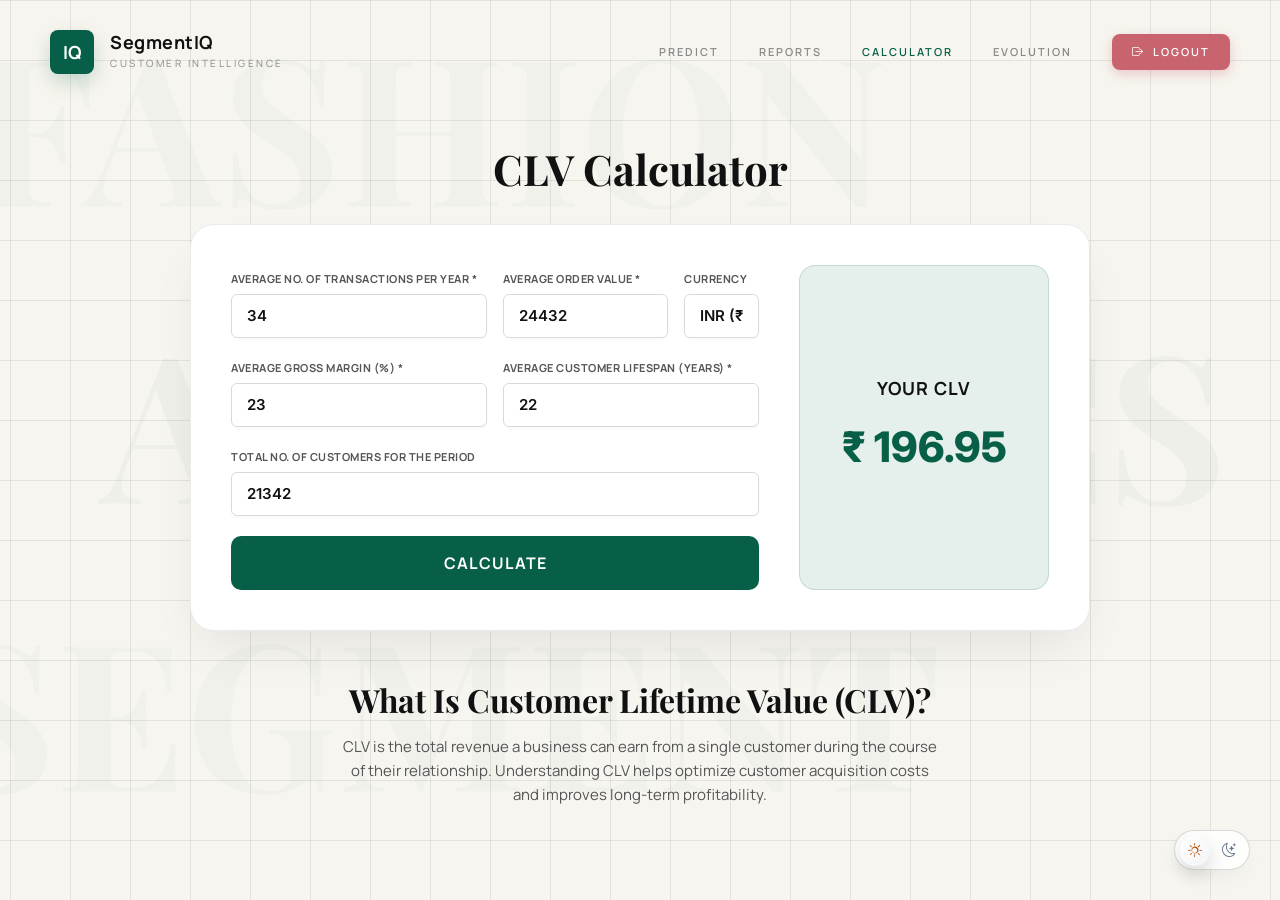
<file: templates/calculator.html>
<!DOCTYPE html>
<html lang="en">
<head>
    <meta charset="UTF-8">
    <meta name="viewport" content="width=device-width, initial-scale=1.0">
    <title>SegmentIQ — CLV Calculator</title>
    <link href="https://fonts.googleapis.com/css2?family=Playfair+Display:wght@600;700&family=Inter:wght@300;400;500;600;700&family=Manrope:wght@400;500;600;700;800&display=swap" rel="stylesheet">
    <link href="https://cdn.jsdelivr.net/npm/bootstrap@5.3.2/dist/css/bootstrap.min.css" rel="stylesheet">
    <link href="https://cdn.jsdelivr.net/npm/bootstrap-icons@1.11.3/font/bootstrap-icons.css" rel="stylesheet">
    <link rel="stylesheet" href="/static/style.css">
    <style>
        .calc-wrapper {
            max-width: 900px;
            margin: 40px auto;
        }
        .calc-header {
            text-align: center;
            font-family: 'Playfair Display', serif;
            font-size: 42px;
            font-weight: 700;
            color: var(--ci-text);
            margin-bottom: 30px;
        }
        .calc-card {
            background: var(--ci-surface-solid);
            border-radius: var(--ci-radius-lg);
            padding: 40px;
            box-shadow: var(--ci-shadow-lg);
            border: 1px solid var(--ci-line);
            display: flex;
            gap: 40px;
            position: relative;
            z-index: 10;
        }
        .calc-inputs {
            flex: 1;
        }
        .calc-result-box {
            background: var(--ci-accent-soft);
            border-radius: var(--ci-radius);
            padding: 40px 30px;
            display: flex;
            flex-direction: column;
            align-items: center;
            justify-content: center;
            min-width: 250px;
            text-align: center;
            border: 1px solid rgba(6, 95, 70, 0.15);
        }
        .calc-result-box h3 {
            font-size: 18px;
            font-weight: 700;
            color: var(--ci-text);
            margin-bottom: 15px;
            text-transform: uppercase;
            letter-spacing: 1px;
        }
        .calc-result-box .value {
            font-family: 'Inter', sans-serif;
            font-size: 42px;
            font-weight: 800;
            color: var(--ci-accent);
        }
        .calc-btn {
            background: var(--ci-accent);
            color: white;
            border: none;
            padding: 15px 30px;
            border-radius: var(--ci-radius-sm);
            width: 100%;
            font-weight: 700;
            text-transform: uppercase;
            letter-spacing: 1px;
            margin-top: 20px;
            transition: all var(--ci-transition);
        }
        .calc-btn:hover {
            background: var(--ci-accent-hover);
            transform: translateY(-2px);
            box-shadow: 0 8px 20px var(--ci-accent-glow);
        }
        .form-label {
            font-size: 11px;
            font-weight: 700;
            text-transform: uppercase;
            letter-spacing: 0.5px;
            color: var(--ci-text-secondary);
            margin-bottom: 6px;
        }
        .form-control {
            border: 1px solid var(--ci-line-strong);
            background: transparent;
            border-radius: 6px;
            padding: 10px 15px;
            font-family: 'Inter', sans-serif;
        }
        .form-control:focus {
            border-color: var(--ci-accent);
            box-shadow: 0 0 0 3px var(--ci-accent-soft);
            background: transparent;
        }
        .calc-info {
            text-align: center;
            margin-top: 50px;
            padding-bottom: 50px;
        }
        .calc-info h2 {
            font-family: 'Playfair Display', serif;
            font-size: 32px;
            font-weight: 700;
            margin-bottom: 15px;
        }
        .calc-info p {
            color: var(--ci-text-secondary);
            max-width: 600px;
            margin: 0 auto;
            line-height: 1.6;
            font-size: 15px;
        }
        
        @media (max-width: 768px) {
            .calc-card {
                flex-direction: column;
            }
            .calc-result-box {
                min-width: auto;
            }
        }
    </style>
</head>
<body class="ci-page">

    <!-- Ghost Typography Background -->
    <div class="ghost-text t1">FASHION</div>
    <div class="ghost-text t2">ANALYTICS</div>
    <div class="ghost-text t3">SEGMENT</div>

    <!-- Top Navigation -->
    <nav class="premium-nav">
        <a href="/predict" class="logo">
            <div class="logo-box">IQ</div>
            <div class="logo-text">
                <strong>SegmentIQ</strong>
                <span>Customer Intelligence</span>
            </div>
        </a>
        <div class="nav-links">
            <a href="/predict">PREDICT</a>
            <a href="/dashboard">REPORTS</a>
            <a href="/calculator" class="active">CALCULATOR</a>
            <a href="/evolution">EVOLUTION</a>
            <a href="/logout" class="logout-btn"><i class="bi bi-box-arrow-right"></i> LOGOUT</a>
        </div>
    </nav>

    <main class="container">
        <div class="calc-wrapper">
            <h1 class="calc-header">CLV Calculator</h1>
            
            <div class="calc-card">
                <div class="calc-inputs">
                    <div class="row g-3">
                        <div class="col-md-6">
                            <label class="form-label">Average No. Of Transactions Per Year *</label>
                            <input type="number" id="freq" class="form-control" value="34" step="1">
                        </div>
                        <div class="col-md-4">
                            <label class="form-label">Average Order Value *</label>
                            <input type="number" id="aov" class="form-control" value="24432" step="0.01">
                        </div>
                        <div class="col-md-2">
                            <label class="form-label">Currency</label>
                            <select id="currency" class="form-select form-control">
                                <option value="₹">INR (₹)</option>
                                <option value="$">USD ($)</option>
                                <option value="€">EUR (€)</option>
                                <option value="£">GBP (£)</option>
                            </select>
                        </div>
                        <div class="col-md-6">
                            <label class="form-label">Average Gross Margin (%) *</label>
                            <input type="number" id="margin" class="form-control" value="23" step="0.1">
                        </div>
                        <div class="col-md-6">
                            <label class="form-label">Average Customer Lifespan (Years) *</label>
                            <input type="number" id="lifespan" class="form-control" value="22" step="0.1">
                        </div>
                        <div class="col-md-12">
                            <label class="form-label">Total No. Of Customers For The Period</label>
                            <input type="number" id="customers" class="form-control" value="21342" step="1">
                        </div>
                    </div>
                    <button class="calc-btn" onclick="calculateCLV()">Calculate</button>
                </div>
                
                <div class="calc-result-box">
                    <h3>Your CLV</h3>
                    <div class="value" id="clvResult">₹ 196.95</div>
                </div>
            </div>

            <div class="calc-info">
                <h2>What Is Customer Lifetime Value (CLV)?</h2>
                <p>CLV is the total revenue a business can earn from a single customer during the course of their relationship. Understanding CLV helps optimize customer acquisition costs and improves long-term profitability.</p>
            </div>
        </div>
    </main>

    <button class="dark-toggle theme-toggle" id="dark-toggle" type="button" title="Toggle dark mode"
        aria-label="Toggle dark mode" aria-pressed="false">
        <span class="theme-toggle-track" aria-hidden="true">
            <span class="theme-toggle-icon theme-toggle-sun"><i class="bi bi-sun"></i></span>
            <span class="theme-toggle-icon theme-toggle-moon"><i class="bi bi-moon-stars"></i></span>
            <span class="theme-toggle-thumb"></span>
        </span>
    </button>

    <script>
        document.addEventListener('DOMContentLoaded', function () {
            const darkToggle = document.getElementById('dark-toggle');
            const stored = localStorage.getItem('ci-dark-mode');

            function setThemeToggleState(isDark) {
                darkToggle.classList.toggle('is-dark', isDark);
                darkToggle.setAttribute('aria-pressed', String(isDark));
            }

            if (stored === 'true') {
                document.body.classList.add('dark-mode');
                document.documentElement.classList.add('dark-mode');
                setThemeToggleState(true);
            } else {
                setThemeToggleState(false);
            }

            darkToggle.addEventListener('click', function () {
                const isDark = document.body.classList.toggle('dark-mode');
                document.documentElement.classList.toggle('dark-mode');
                setThemeToggleState(isDark);
                localStorage.setItem('ci-dark-mode', isDark);
            });
        });

        function formatNumber(num) {
            if (num >= 1000000) {
                return (num / 1000000).toFixed(2) + 'M';
            } else if (num >= 1000) {
                return num.toLocaleString(undefined, { minimumFractionDigits: 2, maximumFractionDigits: 2 });
            }
            return num.toFixed(2);
        }

        function calculateCLV() {
            const freq = parseFloat(document.getElementById('freq').value) || 0;
            const aov = parseFloat(document.getElementById('aov').value) || 0;
            const margin = parseFloat(document.getElementById('margin').value) || 0;
            const lifespan = parseFloat(document.getElementById('lifespan').value) || 0;
            const currency = document.getElementById('currency').value;

            // Simple formula: Average Order Value x Purchase Frequency x Lifespan x (Gross Margin / 100)
            const clv = aov * freq * lifespan * (margin / 100);
            
            document.getElementById('clvResult').innerText = currency + ' ' + formatNumber(clv);
        }
    </script>
    
</body>
</html>
</file>
<file: static/style.css>
/* ╔══════════════════════════════════════════════════╗
   ║  SegmentIQ — Ultra Premium Design System        ║
   ╚══════════════════════════════════════════════════╝ */

@import url('https://fonts.googleapis.com/css2?family=Manrope:wght@400;500;600;700;800&family=Inter:wght@400;500;600;700&display=swap');

/* ── Tokens ───────────────────────────────────────── */
:root {
	/* Light Theme Colors */
	--ci-bg: #f7f5ef;
	--ci-surface: rgba(255, 255, 255, 0.7);
	--ci-surface-solid: #ffffff;
	--ci-surface-hover: rgba(255, 255, 255, 0.9);
	
	--ci-line: rgba(0, 0, 0, 0.08);
	--ci-line-strong: rgba(0, 0, 0, 0.15);
	
	--ci-text: #111111;
	--ci-text-secondary: #555555;
	--ci-muted: #888888;
	
	--ci-accent: #065f46;
	--ci-accent-hover: #044e39;
	--ci-accent-soft: rgba(6, 95, 70, 0.1);
	--ci-accent-glow: rgba(6, 95, 70, 0.2);
	
	--ci-primary: #065f46;
	--ci-primary-soft: rgba(6, 95, 70, 0.1);
	
	--ci-danger: #c8646e;
	--ci-warning: #d4af37;
	
	/* Geometry */
	--ci-radius-lg: 24px;
	--ci-radius: 16px;
	--ci-radius-sm: 10px;
	
	/* Shadows */
	--ci-shadow-sm: 0 2px 4px -1px rgba(0,0,0,0.03), 0 1px 2px -1px rgba(0,0,0,0.02);
	--ci-shadow-md: 0 10px 25px -5px rgba(0,0,0,0.05), 0 8px 10px -6px rgba(0,0,0,0.01);
	--ci-shadow-lg: 0 25px 50px -12px rgba(0,0,0,0.08);
	--ci-shadow-glow: 0 0 20px var(--ci-accent-glow);
	
	/* Inner borders for glassmorphism 3D effect */
	--ci-inner-border: inset 0 1px 0 0 rgba(255, 255, 255, 0.8), inset 0 0 0 1px rgba(255, 255, 255, 0.4);
	
	/* Typography */
	--ci-font: "Manrope", "Inter", system-ui, sans-serif;
	
	/* Animation */
	--ci-transition: 0.3s cubic-bezier(0.2, 0.8, 0.2, 1);

	/* Segment Colors */
	--seg-high-bg: linear-gradient(135deg, #10b981, #059669);
	--seg-high-text: #fff;
	--seg-lost-bg: linear-gradient(135deg, #ef4444, #dc2626);
	--seg-lost-text: #fff;
	--seg-regular-bg: linear-gradient(135deg, #3b82f6, #2563eb);
	--seg-regular-text: #fff;
	--seg-occasional-bg: linear-gradient(135deg, #f59e0b, #d97706);
	--seg-occasional-text: #fff;
	--seg-normal-bg: linear-gradient(135deg, #8b5cf6, #7c3aed);
	--seg-normal-text: #fff;
}

/* ── Dark Mode Tokens ─────────────────────────────── */
.dark-mode {
	--ci-bg: #0b1120;
	--ci-surface: rgba(30, 41, 59, 0.6);
	--ci-surface-solid: #1e293b;
	--ci-surface-hover: rgba(30, 41, 59, 0.8);
	
	--ci-line: rgba(255, 255, 255, 0.08);
	--ci-line-strong: rgba(255, 255, 255, 0.15);
	
	--ci-text: #f8fafc;
	--ci-text-secondary: #cbd5e1;
	--ci-muted: #94a3b8;
	
	--ci-accent-soft: rgba(16, 185, 129, 0.15);
	--ci-primary-soft: rgba(59, 130, 246, 0.15);
	
	--ci-inner-border: inset 0 1px 0 0 rgba(255, 255, 255, 0.05), inset 0 0 0 1px rgba(255, 255, 255, 0.02);
	
	--ci-shadow-sm: 0 2px 4px -1px rgba(0,0,0,0.4);
	--ci-shadow-md: 0 10px 25px -5px rgba(0,0,0,0.5);
	--ci-shadow-lg: 0 25px 50px -12px rgba(0,0,0,0.6);
}

/* ── Base ─────────────────────────────────────────── */
*,
*::before,
*::after {
	box-sizing: border-box;
}

html {
	scroll-behavior: smooth;
}

body,
body.ci-page {
	margin: 0;
	font-family: var(--ci-font);
	color: var(--ci-text);
	min-height: 100vh;
	overflow-x: hidden;
	background-color: var(--ci-bg);
	background-image: 
		linear-gradient(var(--ci-line) 1px, transparent 1px),
		linear-gradient(90deg, var(--ci-line) 1px, transparent 1px);
	background-size: 60px 60px;
	background-position: center top;
	transition: background-color var(--ci-transition), color var(--ci-transition);
	text-rendering: optimizeLegibility;
	-webkit-font-smoothing: antialiased;
	-moz-osx-font-smoothing: grayscale;
}


/* Page load animation */
main.container {
	animation: pageEnter 0.6s cubic-bezier(0.16, 1, 0.3, 1) backwards;
}
@keyframes pageEnter {
	from { opacity: 0; transform: translateY(20px); }
	to   { opacity: 1; transform: translateY(0); }
}

/* ── Top Bar ──────────────────────────────────────── */
.ci-topbar {
	display: flex;
	justify-content: space-between;
	align-items: center;
	padding: 12px 32px;
	background: var(--ci-surface);
	border-bottom: 1px solid var(--ci-line);
	position: sticky;
	top: 0;
	z-index: 50;
	backdrop-filter: saturate(180%) blur(20px);
	-webkit-backdrop-filter: saturate(180%) blur(20px);
	transition: all var(--ci-transition);
}

.ci-brand-wrap {
	display: flex;
	align-items: center;
	gap: 12px;
}

.ci-brand-icon {
	width: 36px;
	height: 36px;
	border-radius: 10px;
	background: linear-gradient(135deg, var(--ci-accent), var(--ci-accent-hover));
	color: #fff;
	display: grid;
	place-items: center;
	font-size: 16px;
	box-shadow: 0 4px 12px var(--ci-accent-glow);
	transition: transform var(--ci-transition);
}
.ci-brand-wrap:hover .ci-brand-icon {
	transform: scale(1.05) rotate(-5deg);
}

.ci-brand-title {
	font-size: 18px;
	font-weight: 800;
	line-height: 1.1;
	letter-spacing: -0.02em;
	color: var(--ci-text);
}

.ci-brand-subtitle {
	font-size: 11px;
	color: var(--ci-muted);
	text-transform: uppercase;
	letter-spacing: 0.12em;
	font-weight: 700;
}

.ci-top-actions {
	display: flex;
	align-items: center;
	gap: 12px;
}

/* ── Navigation Pills ─────────────────────────────── */
.ci-pill {
	text-decoration: none;
	color: var(--ci-text-secondary);
	padding: 8px 16px;
	border-radius: var(--ci-radius-sm);
	font-weight: 700;
	font-size: 14px;
	letter-spacing: 0.01em;
	transition: all var(--ci-transition);
	position: relative;
}
.ci-pill:hover {
	background: var(--ci-surface-hover);
	color: var(--ci-text);
}
.ci-pill-active {
	background: var(--ci-accent-soft);
	color: var(--ci-accent);
}
.ci-pill-active:hover {
	background: rgba(16, 185, 129, 0.15);
	color: var(--ci-accent-hover);
}

.ci-dashboard-btn {
	text-decoration: none;
	color: #fff;
	background: linear-gradient(135deg, var(--ci-accent), var(--ci-accent-hover));
	padding: 8px 20px;
	border-radius: var(--ci-radius-sm);
	font-weight: 700;
	font-size: 14px;
	display: inline-flex;
	align-items: center;
	gap: 8px;
	box-shadow: 0 4px 12px var(--ci-accent-glow);
	transition: all var(--ci-transition);
	border: 1px solid rgba(255,255,255,0.1);
}
.ci-dashboard-btn:hover {
	color: #fff;
	transform: translateY(-2px);
	box-shadow: 0 6px 16px rgba(16, 185, 129, 0.4);
	filter: brightness(1.05);
}

/* ── Headers ──────────────────────────────────────── */
.ci-eyebrow {
	font-size: 13px;
	font-weight: 800;
	color: var(--ci-accent);
	text-transform: uppercase;
	letter-spacing: 0.15em;
	margin-bottom: 8px;
	display: flex;
	align-items: center;
	gap: 6px;
}
.ci-eyebrow::before {
	content: '';
	display: block;
	width: 12px;
	height: 2px;
	background-color: var(--ci-accent);
	border-radius: 2px;
}

.ci-main-title {
	font-size: clamp(32px, 4vw, 48px);
	font-weight: 800;
	letter-spacing: -0.03em;
	margin-bottom: 32px;
	line-height: 1.1;
	color: var(--ci-text);
}

/* ── Cards ────────────────────────────────────────── */
.ci-card,
.ci-side-card,
.card-soft {
	background: var(--ci-surface);
	border: 1px solid var(--ci-line);
	border-radius: var(--ci-radius);
	padding: 24px;
	box-shadow: var(--ci-inner-border), var(--ci-shadow-md);
	backdrop-filter: saturate(180%) blur(20px);
	-webkit-backdrop-filter: saturate(180%) blur(20px);
	position: relative;
	z-index: 2;
	transition: all var(--ci-transition);
}
.ci-card:hover,
.ci-side-card:hover,
.card-soft:hover {
	transform: translateY(-4px);
	box-shadow: var(--ci-inner-border), var(--ci-shadow-lg);
	border-color: var(--ci-line-strong);
}

.ci-card-label {
	font-size: 12px;
	font-weight: 800;
	text-transform: uppercase;
	letter-spacing: 0.1em;
	color: var(--ci-muted);
	margin-bottom: 20px;
	display: flex;
	align-items: center;
	gap: 8px;
}
.ci-card-label::after {
	content: '';
	flex: 1;
	height: 1px;
	background: var(--ci-line);
}

/* ── Form Controls ────────────────────────────────── */
.ci-form-grid {
	display: grid;
	grid-template-columns: repeat(2, minmax(0, 1fr));
	gap: 20px;
}
.ci-field-full {
	grid-column: 1 / -1;
}

.form-label {
	font-weight: 700;
	font-size: 13.5px;
	color: var(--ci-text-secondary);
	margin-bottom: 6px;
	transition: color var(--ci-transition);
}
.ci-required {
	color: var(--ci-danger);
}

.form-control,
.form-select {
	border-radius: var(--ci-radius-sm);
	border: 1px solid var(--ci-line-strong);
	padding: 12px 16px;
	font-weight: 600;
	font-size: 15px;
	color: var(--ci-text);
	background: var(--ci-surface-solid);
	transition: all var(--ci-transition);
	box-shadow: var(--ci-shadow-sm);
}
.form-control::placeholder {
	color: var(--ci-muted);
	opacity: 0.6;
}
.form-control:hover,
.form-select:hover {
	border-color: var(--ci-muted);
}
.form-control:focus,
.form-select:focus {
	border-color: var(--ci-accent);
	box-shadow: 0 0 0 4px var(--ci-accent-soft);
	outline: none;
	background: var(--ci-surface-solid);
	color: var(--ci-text);
}

/* Fetch Button within input group */
.ci-outline-btn {
	border: 1px solid var(--ci-line-strong);
	color: var(--ci-text-secondary);
	font-weight: 700;
	font-size: 14px;
	border-radius: var(--ci-radius-sm);
	white-space: nowrap;
	padding: 0 20px;
	background: var(--ci-surface-solid);
	transition: all var(--ci-transition);
	display: flex;
	align-items: center;
	box-shadow: var(--ci-shadow-sm);
}
.ci-outline-btn:hover:not(:disabled) {
	background: var(--ci-primary-soft);
	border-color: var(--ci-primary);
	color: var(--ci-primary);
	transform: translateY(-1px);
}
.ci-outline-btn:disabled {
	opacity: 0.6;
	cursor: not-allowed;
}

/* Main Predict Button */
.ci-primary-btn {
	background: linear-gradient(135deg, var(--ci-accent), var(--ci-accent-hover));
	border: 1px solid rgba(255,255,255,0.1);
	border-radius: var(--ci-radius-sm);
	padding: 16px;
	font-weight: 800;
	font-size: 16px;
	color: #fff;
	letter-spacing: 0.02em;
	display: flex;
	justify-content: center;
	align-items: center;
	gap: 10px;
	box-shadow: var(--ci-shadow-md), 0 0 0 0 var(--ci-accent-glow);
	transition: all var(--ci-transition);
	cursor: pointer;
	position: relative;
	overflow: hidden;
}
.ci-primary-btn::before {
	content: '';
	position: absolute;
	top: 0; left: -100%; width: 100%; height: 100%;
	background: linear-gradient(90deg, transparent, rgba(255,255,255,0.2), transparent);
	transition: left 0.6s ease;
}
.ci-primary-btn:hover::before {
	left: 100%;
}
.ci-primary-btn:hover {
	transform: translateY(-2px);
	box-shadow: var(--ci-shadow-lg), 0 0 20px var(--ci-accent-glow);
	color: #fff;
}
.ci-primary-btn:active {
	transform: translateY(0) scale(0.98);
}

/* ── Model Selector ───────────────────────────────── */
.ci-model-list {
	display: flex;
	flex-direction: column;
	gap: 8px;
}
.ci-model-item {
	border: 1px solid var(--ci-line);
	border-radius: var(--ci-radius-sm);
	padding: 12px 16px;
	font-weight: 700;
	font-size: 14px;
	color: var(--ci-text-secondary);
	cursor: pointer;
	transition: all var(--ci-transition);
	display: flex;
	align-items: center;
	gap: 12px;
	background: var(--ci-surface-solid);
}
.ci-model-item::before {
	content: "";
	width: 16px;
	height: 16px;
	border-radius: 50%;
	border: 2px solid var(--ci-muted);
	flex-shrink: 0;
	transition: all 0.2s cubic-bezier(0.4, 0, 0.2, 1);
}
.ci-model-item:hover:not(.disabled) {
	border-color: var(--ci-accent);
	background: var(--ci-surface-hover);
}
.ci-model-item.active {
	background: var(--ci-accent-soft);
	border-color: var(--ci-accent);
	color: var(--ci-text);
	box-shadow: inset 0 0 0 1px var(--ci-accent);
}
.ci-model-item.active::before {
	border-color: var(--ci-accent);
	background: var(--ci-accent);
	box-shadow: inset 0 0 0 3px var(--ci-surface-solid);
}
.ci-model-item.disabled {
	opacity: 0.5;
	cursor: not-allowed;
	background: transparent;
}

.ci-tag {
	font-size: 11px;
	font-weight: 800;
	padding: 4px 10px;
	border-radius: 999px;
	background: var(--ci-accent-soft);
	color: var(--ci-accent);
	letter-spacing: 0.04em;
	text-transform: uppercase;
}

.ci-side-note {
	font-size: 13px;
	color: var(--ci-muted);
	line-height: 1.5;
	margin-top: 12px;
}

/* ── Mini Stats ───────────────────────────────────── */
.ci-mini-stat {
	border: 1px solid var(--ci-line);
	border-radius: var(--ci-radius-sm);
	padding: 16px;
	background: var(--ci-surface-solid);
	transition: all var(--ci-transition);
}
.ci-mini-stat:hover {
	border-color: var(--ci-line-strong);
	transform: translateY(-2px);
}
.ci-mini-label {
	font-size: 11px;
	text-transform: uppercase;
	letter-spacing: 0.1em;
	font-weight: 800;
	color: var(--ci-muted);
	margin-bottom: 4px;
}
.ci-mini-value {
	font-size: 24px;
	font-weight: 800;
	line-height: 1.2;
	color: var(--ci-text);
}

/* ── Result Card ──────────────────────────────────── */
.ci-result-card {
	background: var(--ci-surface-solid);
	border: 1px solid var(--ci-line);
	border-radius: var(--ci-radius);
	padding: 24px;
	animation: slideUpFade 0.5s cubic-bezier(0.16, 1, 0.3, 1);
	box-shadow: var(--ci-shadow-md);
}
@keyframes slideUpFade {
	from { opacity: 0; transform: translateY(20px) scale(0.98); }
	to   { opacity: 1; transform: translateY(0) scale(1); }
}

/* ══════════════════════════════════════════════════════
   DASHBOARD SPECIFIC
   ══════════════════════════════════════════════════════ */

.dashboard-page {
	position: relative;
	z-index: 2;
}

.dashboard-title-row {
	display: flex;
	justify-content: space-between;
	align-items: flex-start;
	gap: 24px;
	margin-bottom: 28px;
}

.dashboard-page .ci-main-title {
	margin-bottom: 10px;
}

.dashboard-subtitle {
	max-width: 680px;
	margin: 0;
	color: var(--ci-text-secondary);
	font-size: 15px;
	line-height: 1.6;
}

.dashboard-status {
	margin-top: 8px;
	white-space: nowrap;
}

.dashboard-summary-grid {
	display: grid;
	grid-template-columns: repeat(5, minmax(0, 1fr));
	gap: 16px;
	margin-bottom: 24px;
}

.dashboard-metric-card {
	min-height: 136px;
	display: flex;
	flex-direction: column;
	justify-content: space-between;
	overflow: hidden;
}

.metric-head {
	display: flex;
	align-items: center;
	gap: 12px;
}

.metric-icon {
	width: 38px;
	height: 38px;
	border-radius: var(--ci-radius-sm);
	background: var(--ci-primary-soft);
	color: var(--ci-primary);
	display: inline-flex;
	align-items: center;
	justify-content: center;
	font-size: 17px;
	flex: 0 0 auto;
}

.metric-icon.insight {
	background: rgba(212, 175, 55, 0.14);
	color: #b45309;
}

/* KPI Cards */
.stat-label {
	font-size: 13px;
	font-weight: 800;
	text-transform: uppercase;
	letter-spacing: 0.08em;
	color: var(--ci-muted);
}
.metric-value,
.stat-value {
	font-size: clamp(30px, 3vw, 40px);
	font-weight: 800;
	letter-spacing: -0.03em;
	color: var(--ci-text);
	line-height: 1;
}

/* Segment Cards */
.segment-card {
	background: var(--ci-surface);
	color: var(--ci-text);
	border-left: 3px solid var(--ci-primary);
}
.segment-card::before {
	content: "";
	position: absolute;
	inset: 0;
	background: linear-gradient(90deg, var(--ci-primary-soft), transparent 52%);
	opacity: 0.55;
	pointer-events: none;
}
.segment-card.high {
	border-left-color: #059669;
}
.segment-card.high .metric-icon {
	background: rgba(5, 150, 105, 0.12);
	color: #059669;
}
.segment-card.lost {
	border-left-color: #dc2626;
}
.segment-card.lost .metric-icon {
	background: rgba(220, 38, 38, 0.1);
	color: #dc2626;
}
.segment-card.regular {
	border-left-color: #2563eb;
}
.segment-card.regular .metric-icon {
	background: rgba(37, 99, 235, 0.1);
	color: #2563eb;
}
.segment-card.occasional {
	border-left-color: #d97706;
}
.segment-card.occasional .metric-icon {
	background: rgba(217, 119, 6, 0.12);
	color: #d97706;
}
.metric-value span {
	font-size: 15px;
	font-weight: 800;
	color: var(--ci-muted);
	margin-left: 2px;
}

/* Chart Cards */
.dashboard-chart-grid {
	margin-top: 0;
}
.chart-card {
	display: flex;
	flex-direction: column;
}
.chart-card iframe {
	width: 100%;
	flex-grow: 1;
	border: none;
	border-radius: var(--ci-radius-sm);
	background: var(--ci-surface-solid);
	box-shadow: inset 0 0 0 1px var(--ci-line);
}
.chart-card img {
	width: 100%;
	height: auto;
	border-radius: var(--ci-radius-sm);
	object-fit: contain;
	background: var(--ci-surface-solid);
	box-shadow: inset 0 0 0 1px var(--ci-line);
}
.chart-card .ci-card-label {
	margin-bottom: 18px;
}
.chart-card .ci-card-label i {
	color: var(--ci-accent);
	background: var(--ci-accent-soft);
	width: 34px;
	height: 34px;
	display: inline-flex;
	align-items: center;
	justify-content: center;
	border-radius: 8px;
	font-size: 16px;
}

.dashboard-insight-card {
	margin-top: 24px;
}

.dashboard-insight-card p {
	color: var(--ci-text-secondary);
	line-height: 1.65;
	margin-top: 16px;
}

/* ── Dark Mode Toggle ─────────────────────────────── */
.dark-toggle {
	position: fixed;
	bottom: 30px;
	right: 30px;
	z-index: 100;
	width: 76px;
	height: 40px;
	padding: 3px;
	border-radius: 999px;
	background: color-mix(in srgb, var(--ci-surface-solid) 86%, transparent);
	border: 1px solid var(--ci-line-strong);
	box-shadow: var(--ci-inner-border), var(--ci-shadow-md);
	backdrop-filter: saturate(180%) blur(18px);
	-webkit-backdrop-filter: saturate(180%) blur(18px);
	display: inline-flex;
	align-items: center;
	cursor: pointer;
	outline: none;
	transition: transform var(--ci-transition), border-color var(--ci-transition), box-shadow var(--ci-transition), background var(--ci-transition);
}
.dark-toggle:hover {
	transform: translateY(-2px);
	border-color: var(--ci-accent);
	box-shadow: var(--ci-inner-border), var(--ci-shadow-lg), 0 0 0 4px var(--ci-accent-soft);
}
.dark-toggle:focus-visible {
	border-color: var(--ci-accent);
	box-shadow: 0 0 0 4px var(--ci-accent-soft), var(--ci-shadow-lg);
}
.theme-toggle-track {
	position: relative;
	width: 100%;
	height: 100%;
	display: grid;
	grid-template-columns: 1fr 1fr;
	align-items: center;
	border-radius: inherit;
	color: var(--ci-muted);
}
.theme-toggle-icon {
	position: relative;
	z-index: 2;
	display: inline-flex;
	align-items: center;
	justify-content: center;
	font-size: 14px;
	transition: color var(--ci-transition), opacity var(--ci-transition);
}
.theme-toggle-sun {
	color: #b45309;
}
.theme-toggle-moon {
	color: #64748b;
}
.theme-toggle-thumb {
	position: absolute;
	top: 2px;
	left: 2px;
	width: 30px;
	height: 30px;
	border-radius: 50%;
	background: linear-gradient(135deg, #ffffff, #f3f4f6);
	box-shadow: 0 8px 18px rgba(17, 24, 39, 0.16);
	transition: transform var(--ci-transition), background var(--ci-transition), box-shadow var(--ci-transition);
	z-index: 1;
}
.dark-toggle.is-dark .theme-toggle-thumb {
	transform: translateX(36px);
	background: linear-gradient(135deg, #0f172a, #1e293b);
	box-shadow: 0 8px 18px rgba(0, 0, 0, 0.34);
}
.dark-toggle.is-dark .theme-toggle-moon {
	color: #e0f2fe;
}
.dark-toggle.is-dark .theme-toggle-sun {
	color: #94a3b8;
	opacity: 0.75;
}

/* ── Segment Theme Classes (for prediction results) ─ */
.ci-segment-high { background: var(--seg-high-bg); color: var(--seg-high-text); }
.ci-segment-lost { background: var(--seg-lost-bg); color: var(--seg-lost-text); }
.ci-segment-new { background: var(--seg-regular-bg); color: var(--seg-regular-text); }
.ci-segment-risk { background: var(--seg-occasional-bg); color: var(--seg-occasional-text); }

/* ── Particles & Cursor ───────────────────────────── */
#particle-canvas {
	position: fixed;
	top: 0; left: 0;
	width: 100vw; height: 100vh;
	pointer-events: none;
	z-index: 1;
}

.cursor-glow {
	position: fixed;
	pointer-events: none;
	z-index: 10;
	width: 300px;
	height: 300px;
	border-radius: 50%;
	background: radial-gradient(circle, var(--ci-accent-glow) 0%, transparent 60%);
	mix-blend-mode: plus-lighter;
	transform: translate(-50%, -50%);
	transition: opacity 0.3s;
	opacity: 0.5;
}
.dark-mode .cursor-glow {
	opacity: 0.8;
}

/* ── Stagger Animation ────────────────────────────── */
.row > [class*="col-"] {
	animation: cardStagger 0.6s cubic-bezier(0.16, 1, 0.3, 1) backwards;
}
.row > [class*="col-"]:nth-child(1) { animation-delay: 0.1s; }
.row > [class*="col-"]:nth-child(2) { animation-delay: 0.2s; }
.row > [class*="col-"]:nth-child(3) { animation-delay: 0.3s; }
.row > [class*="col-"]:nth-child(4) { animation-delay: 0.4s; }
.row > [class*="col-"]:nth-child(5) { animation-delay: 0.5s; }
.row > [class*="col-"]:nth-child(6) { animation-delay: 0.6s; }

@keyframes cardStagger {
	from { opacity: 0; transform: translateY(30px); }
	to   { opacity: 1; transform: translateY(0); }
}

/* ── Utilities ────────────────────────────────────── */
.ci-footer {
	text-align: center;
	padding: 40px 20px;
	font-size: 14px;
	color: var(--ci-muted);
	font-weight: 500;
	position: relative;
	z-index: 2;
}

::-webkit-scrollbar {
	width: 8px;
}
::-webkit-scrollbar-track {
	background: var(--ci-bg);
}
::-webkit-scrollbar-thumb {
	background: var(--ci-line-strong);
	border-radius: 4px;
}
::-webkit-scrollbar-thumb:hover {
	background: var(--ci-muted);
}

/* ── Responsive ───────────────────────────────────── */
@media (max-width: 991px) {
	.ci-topbar { padding: 12px 20px; }
	.ci-main-title { font-size: 32px; }
	.ci-form-grid { grid-template-columns: 1fr; }
	.ci-card, .ci-side-card, .card-soft { padding: 20px; }
	.dashboard-summary-grid { grid-template-columns: repeat(2, minmax(0, 1fr)); }
	.dashboard-title-row { flex-direction: column; }
}

@media (max-width: 576px) {
	.ci-brand-title { font-size: 16px; }
	.ci-brand-subtitle { display: none; }
	.ci-pill { padding: 8px 12px; font-size: 13px; }
	.ci-dashboard-btn { padding: 8px 12px; font-size: 13px; gap: 6px; }
	.ci-dashboard-btn i { display: none; }
	.stat-value { font-size: 2rem; }
	.dashboard-summary-grid { grid-template-columns: 1fr; }
	.dashboard-metric-card { min-height: 122px; }
}

/* ── Premium Luxury Aesthetics ─────────────────────────────── */
@keyframes fadeIn { from { opacity: 0; } to { opacity: 1; } }
@keyframes slideLeft { from { transform: translateX(-50px); opacity: 0; } to { transform: translateX(0); opacity: 1; } }
@keyframes slideRight { from { transform: translateX(50px); opacity: 0; } to { transform: translateX(0); opacity: 1; } }
@keyframes float { 0% { transform: translateY(0); } 50% { transform: translateY(-15px); } 100% { transform: translateY(0); } }

.ghost-text {
	position: fixed;
	font-family: 'Playfair Display', serif;
	font-size: 16vw;
	font-weight: 700;
	color: rgba(6, 95, 70, 0.025);
	white-space: nowrap;
	pointer-events: none;
	z-index: 0;
	text-transform: uppercase;
	line-height: 0.75;
	animation: fadeIn 2.5s ease forwards;
	opacity: 0;
}
.t1 { top: 5%; left: -2%; animation-delay: 0.2s; }
.t2 { top: 38%; left: 8%; color: rgba(6, 95, 70, 0.04); animation-delay: 0.4s; }
.t3 { top: 70%; left: -5%; animation-delay: 0.6s; }

.premium-nav {
	display: flex;
	justify-content: space-between;
	align-items: center;
	padding: 30px 50px;
	position: relative;
	z-index: 20;
	animation: fadeIn 1s ease forwards;
}
.premium-nav .logo {
	display: flex;
	align-items: center;
	gap: 16px;
	text-decoration: none;
}
.premium-nav .logo-box {
	background: var(--ci-primary);
	color: white;
	width: 44px;
	height: 44px;
	display: flex;
	align-items: center;
	justify-content: center;
	font-weight: 700;
	font-size: 18px;
	border-radius: 8px;
	box-shadow: 0 8px 20px var(--ci-accent-glow);
}
.premium-nav .logo-text {
	display: flex;
	flex-direction: column;
	color: var(--ci-text);
}
.premium-nav .logo-text strong {
	font-size: 18px;
	font-weight: 700;
	letter-spacing: 0.5px;
	line-height: 1.1;
}
.premium-nav .logo-text span {
	font-size: 10px;
	color: var(--ci-muted);
	letter-spacing: 2.5px;
	text-transform: uppercase;
	margin-top: 4px;
}
.premium-nav .nav-links {
	display: flex;
	gap: 40px;
	align-items: center;
}
.premium-nav .nav-links a {
	font-size: 11px;
	font-weight: 600;
	letter-spacing: 2px;
	color: var(--ci-muted);
	text-decoration: none;
	text-transform: uppercase;
	transition: color 0.3s ease;
}
.premium-nav .nav-links a.active, .premium-nav .nav-links a:hover {
	color: var(--ci-primary);
}

.premium-nav .logout-btn {
	background: #c8646e;
	color: white !important;
	padding: 10px 20px;
	border-radius: 8px;
	display: flex;
	align-items: center;
	gap: 8px;
	box-shadow: 0 4px 12px rgba(200, 100, 110, 0.3);
}
.premium-nav .logout-btn:hover {
	filter: brightness(1.1);
}
</file>
